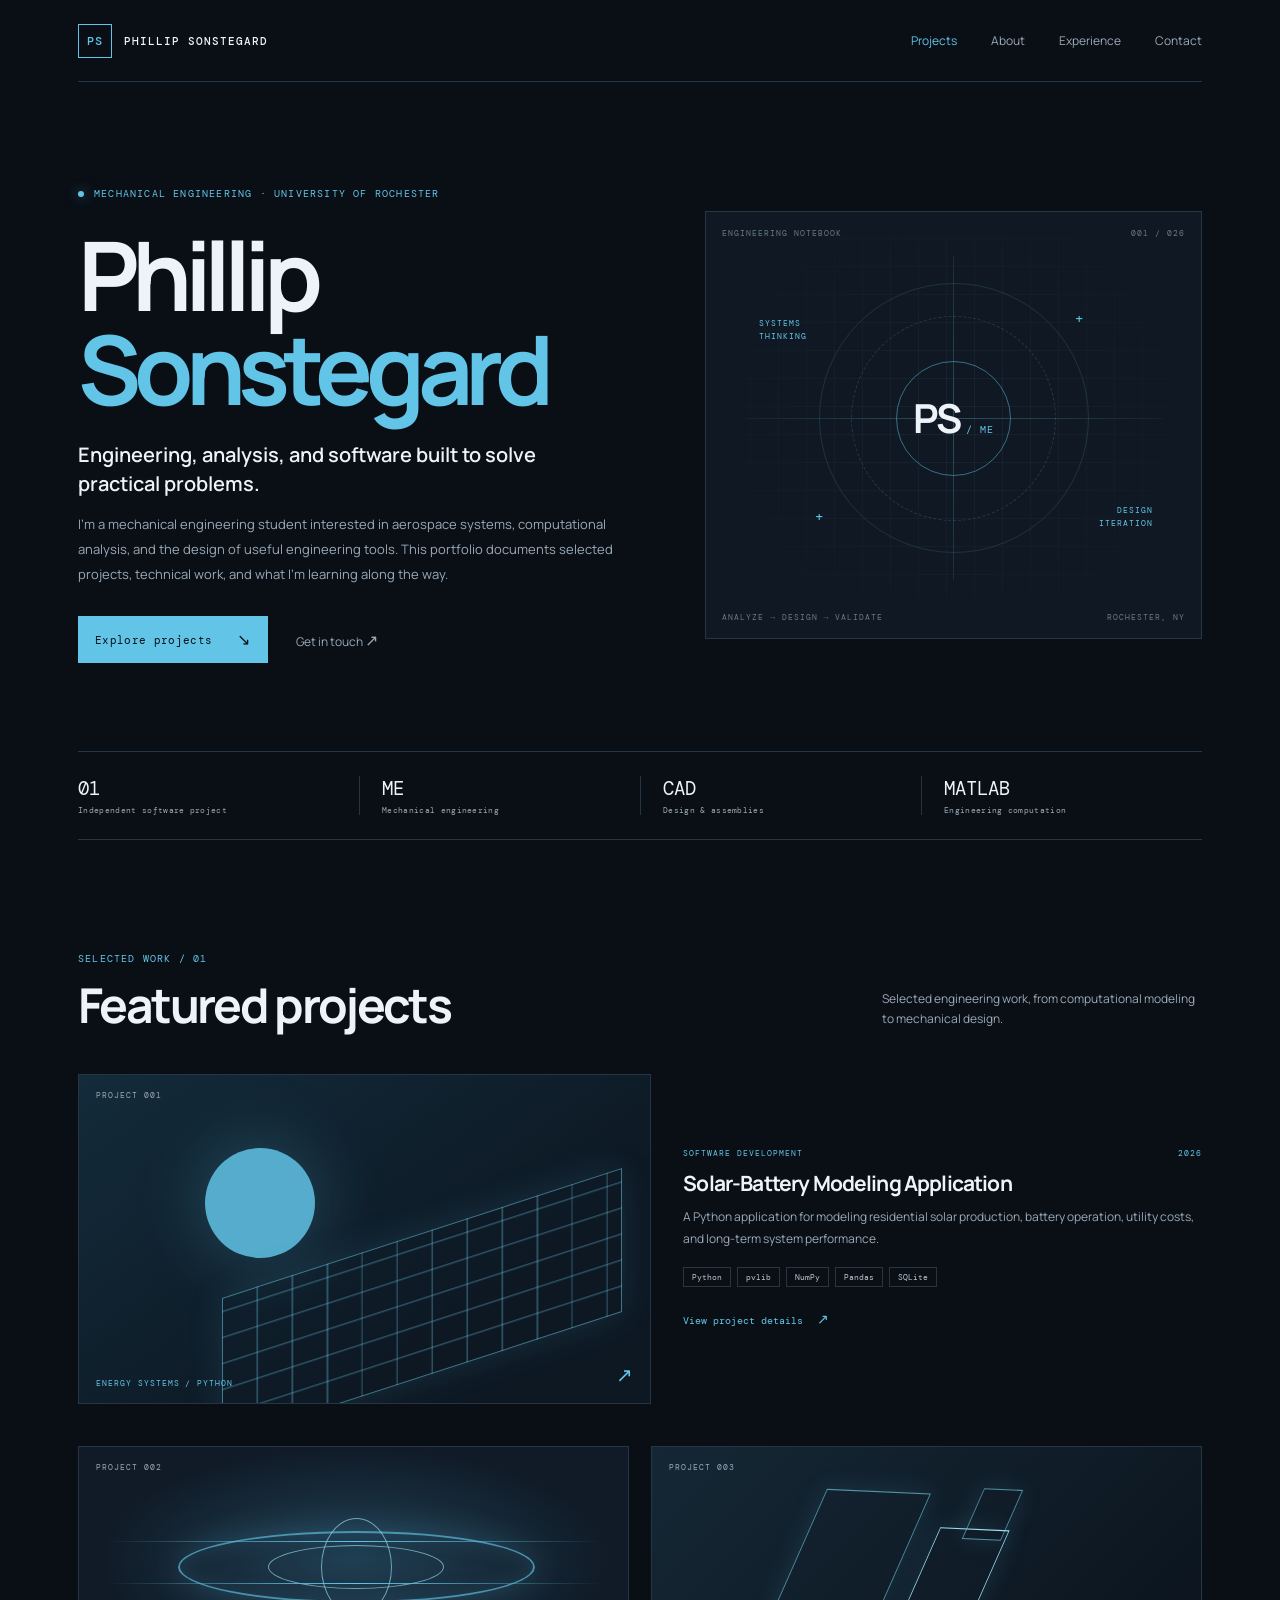
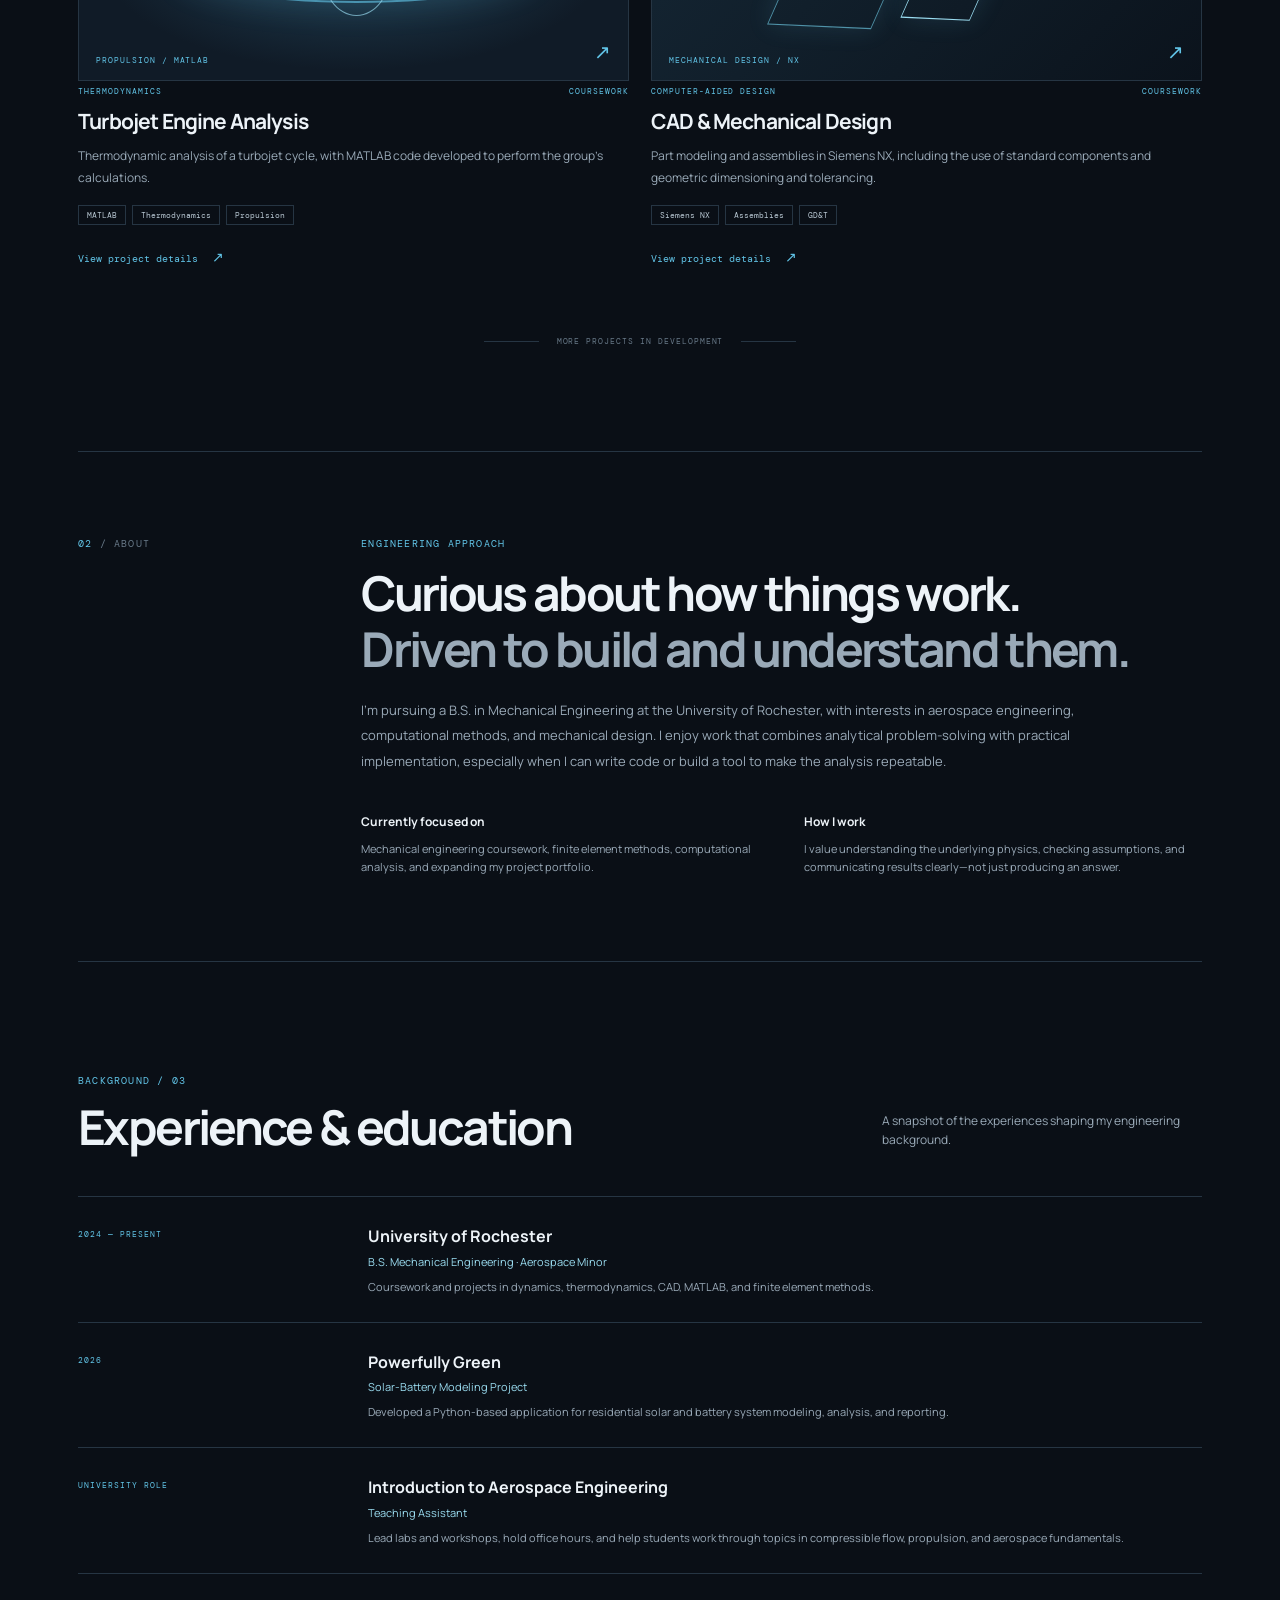
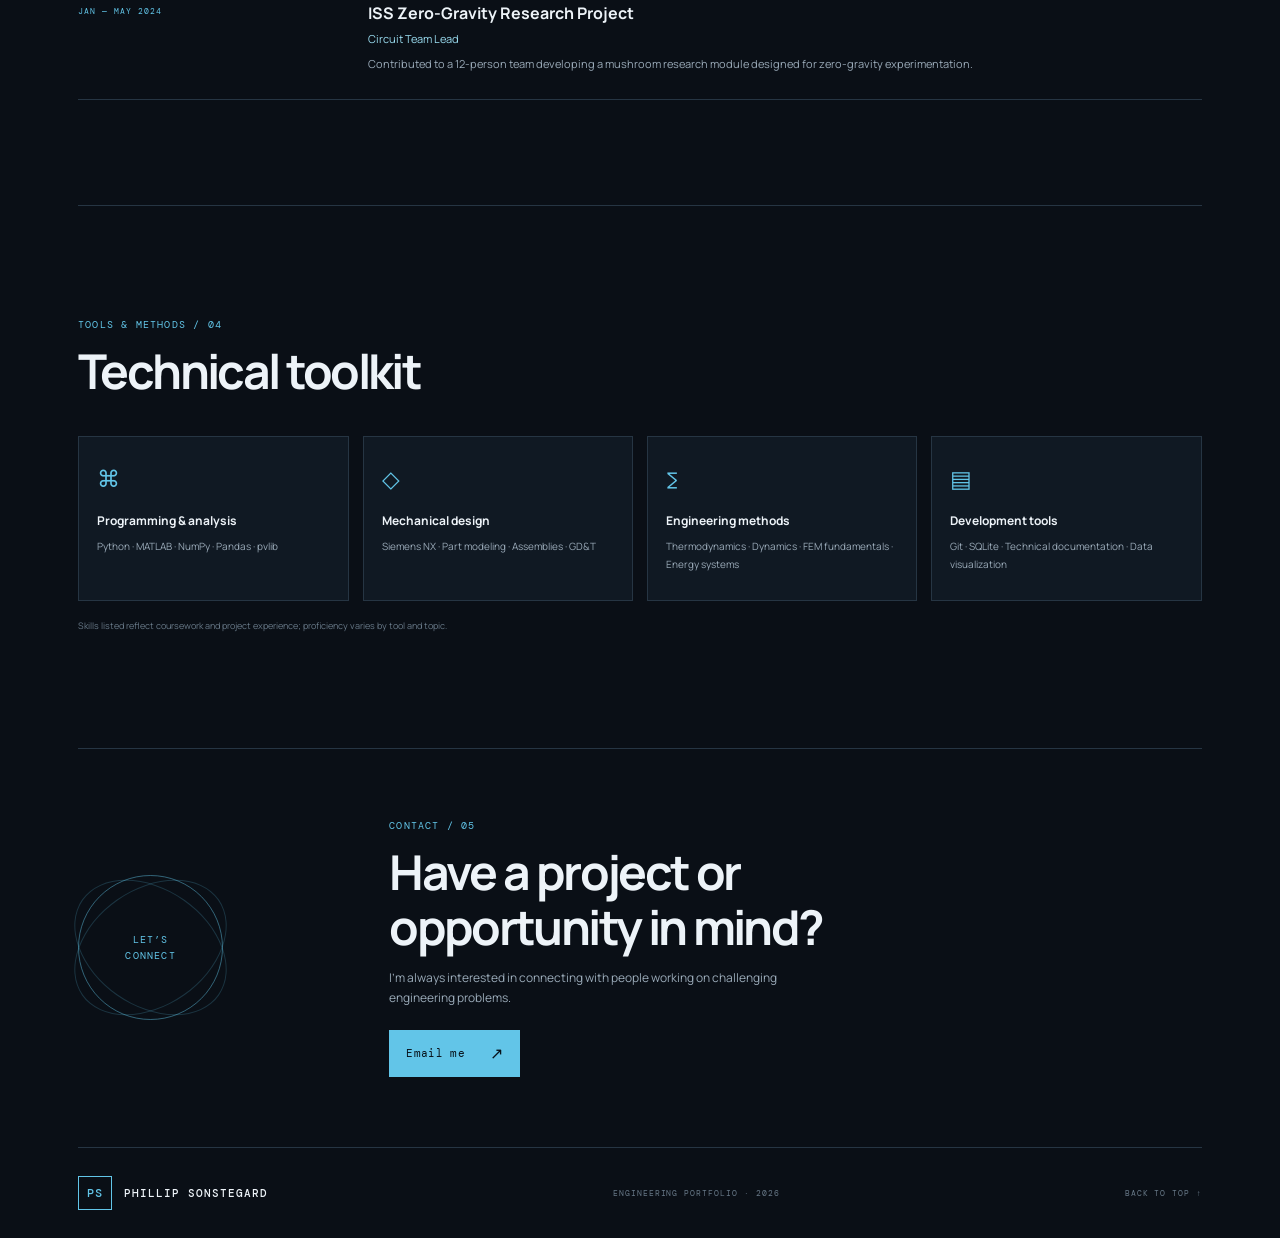
<file: index.html>
<!doctype html>
<html lang="en">
<head>
  <meta charset="utf-8">
  <meta name="viewport" content="width=device-width, initial-scale=1">
  <meta name="description" content="Engineering portfolio of Phillip Sonstegard, mechanical engineering student at the University of Rochester.">
  <title>Phillip Sonstegard | Engineering Portfolio</title>
  <link rel="preconnect" href="https://fonts.googleapis.com">
  <link rel="preconnect" href="https://fonts.gstatic.com" crossorigin>
  <link href="https://fonts.googleapis.com/css2?family=DM+Mono:wght@400;500&family=Manrope:wght@400;500;600;700;800&display=swap" rel="stylesheet">
  <link rel="stylesheet" href="assets/css/styles.css">
</head>
<body>
  <div class="site-shell">
    <header class="topbar">
      <a class="wordmark" href="index.html"><span class="wordmark-mark">PS</span><span>PHILLIP SONSTEGARD</span></a>
      <button class="menu-toggle" aria-label="Toggle navigation" aria-expanded="false">☰</button>
      <nav class="nav-links" aria-label="Main navigation">
        <a class="active" href="#work">Projects</a>
        <a href="#about">About</a>
        <a href="#experience">Experience</a>
        <a href="#contact">Contact</a>
      </nav>
    </header>

    <main>
      <section class="hero section-grid">
        <div class="hero-copy">
          <div class="eyebrow"><span class="status-dot"></span> MECHANICAL ENGINEERING · UNIVERSITY OF ROCHESTER</div>
          <h1>Phillip<br><span>Sonstegard</span></h1>
          <p class="hero-lede">Engineering, analysis, and software built to solve practical problems.</p>
          <p class="hero-body">I’m a mechanical engineering student interested in aerospace systems, computational analysis, and the design of useful engineering tools. This portfolio documents selected projects, technical work, and what I’m learning along the way.</p>
          <div class="hero-actions">
            <a class="button button-primary" href="#work">Explore projects <span>↘</span></a>
            <a class="text-link" href="#contact">Get in touch <span>↗</span></a>
          </div>
        </div>
        <div class="hero-visual" aria-label="Abstract technical illustration">
          <div class="visual-topline"><span>ENGINEERING NOTEBOOK</span><span>001 / 026</span></div>
          <div class="blueprint">
            <div class="blueprint-ring ring-one"></div>
            <div class="blueprint-ring ring-two"></div>
            <div class="blueprint-ring ring-three"></div>
            <div class="blueprint-axis axis-x"></div><div class="blueprint-axis axis-y"></div>
            <div class="blueprint-cross cross-a">+</div><div class="blueprint-cross cross-b">+</div>
            <div class="blueprint-label label-a">SYSTEMS<br>THINKING</div>
            <div class="blueprint-label label-b">DESIGN<br>ITERATION</div>
            <div class="blueprint-center">PS<span> / ME</span></div>
          </div>
          <div class="visual-bottomline"><span>ANALYZE → DESIGN → VALIDATE</span><span>ROCHESTER, NY</span></div>
        </div>
      </section>

      <section class="metrics-strip">
        <div><span class="metric-value">01</span><span class="metric-label">Independent software project</span></div>
        <div><span class="metric-value">ME</span><span class="metric-label">Mechanical engineering</span></div>
        <div><span class="metric-value">CAD</span><span class="metric-label">Design &amp; assemblies</span></div>
        <div><span class="metric-value">MATLAB</span><span class="metric-label">Engineering computation</span></div>
      </section>

      <section class="content-section" id="work">
        <div class="section-heading">
          <div><div class="eyebrow">SELECTED WORK / 01</div><h2>Featured projects</h2></div>
          <p>Selected engineering work, from computational modeling to mechanical design.</p>
        </div>
        <div class="project-grid">
          <article class="project-card project-featured">
            <a class="project-image solar-art" href="projects/solar-battery-model.html" aria-label="View solar battery modeling project">
              <div class="solar-sun"></div><div class="solar-grid"></div>
              <span class="image-index">PROJECT 001</span><span class="image-caption">ENERGY SYSTEMS / PYTHON</span>
              <span class="image-arrow">↗</span>
            </a>
            <div class="project-info">
              <div class="project-meta"><span>SOFTWARE DEVELOPMENT</span><span>2026</span></div>
              <h3><a href="projects/solar-battery-model.html">Solar-Battery Modeling Application</a></h3>
              <p>A Python application for modeling residential solar production, battery operation, utility costs, and long-term system performance.</p>
              <div class="tag-row"><span>Python</span><span>pvlib</span><span>NumPy</span><span>Pandas</span><span>SQLite</span></div>
              <a class="card-link" href="projects/solar-battery-model.html">View project details <span>↗</span></a>
            </div>
          </article>

          <article class="project-card">
            <a class="project-image turbo-art" href="projects/turbojet-analysis.html" aria-label="View turbojet analysis project">
              <div class="engine-core"></div><div class="engine-flow flow-one"></div><div class="engine-flow flow-two"></div>
              <span class="image-index">PROJECT 002</span><span class="image-caption">PROPULSION / MATLAB</span>
              <span class="image-arrow">↗</span>
            </a>
            <div class="project-info">
              <div class="project-meta"><span>THERMODYNAMICS</span><span>COURSEWORK</span></div>
              <h3><a href="projects/turbojet-analysis.html">Turbojet Engine Analysis</a></h3>
              <p>Thermodynamic analysis of a turbojet cycle, with MATLAB code developed to perform the group’s calculations.</p>
              <div class="tag-row"><span>MATLAB</span><span>Thermodynamics</span><span>Propulsion</span></div>
              <a class="card-link" href="projects/turbojet-analysis.html">View project details <span>↗</span></a>
            </div>
          </article>

          <article class="project-card">
            <a class="project-image cad-art" href="projects/cad-design.html" aria-label="View CAD design work">
              <div class="cad-shape shape-one"></div><div class="cad-shape shape-two"></div><div class="cad-shape shape-three"></div>
              <span class="image-index">PROJECT 003</span><span class="image-caption">MECHANICAL DESIGN / NX</span>
              <span class="image-arrow">↗</span>
            </a>
            <div class="project-info">
              <div class="project-meta"><span>COMPUTER-AIDED DESIGN</span><span>COURSEWORK</span></div>
              <h3><a href="projects/cad-design.html">CAD &amp; Mechanical Design</a></h3>
              <p>Part modeling and assemblies in Siemens NX, including the use of standard components and geometric dimensioning and tolerancing.</p>
              <div class="tag-row"><span>Siemens NX</span><span>Assemblies</span><span>GD&amp;T</span></div>
              <a class="card-link" href="projects/cad-design.html">View project details <span>↗</span></a>
            </div>
          </article>
        </div>
        <div class="coming-soon"><span class="coming-line"></span><span>MORE PROJECTS IN DEVELOPMENT</span><span class="coming-line"></span></div>
      </section>

      <section class="about-section" id="about">
        <div class="about-number">02 <span>/ ABOUT</span></div>
        <div class="about-main">
          <div class="eyebrow">ENGINEERING APPROACH</div>
          <h2>Curious about how things work.<br><span>Driven to build and understand them.</span></h2>
          <p>I’m pursuing a B.S. in Mechanical Engineering at the University of Rochester, with interests in aerospace engineering, computational methods, and mechanical design. I enjoy work that combines analytical problem-solving with practical implementation, especially when I can write code or build a tool to make the analysis repeatable.</p>
          <div class="about-columns">
            <div><h4>Currently focused on</h4><p>Mechanical engineering coursework, finite element methods, computational analysis, and expanding my project portfolio.</p></div>
            <div><h4>How I work</h4><p>I value understanding the underlying physics, checking assumptions, and communicating results clearly—not just producing an answer.</p></div>
          </div>
        </div>
      </section>

      <section class="experience-section" id="experience">
        <div class="section-heading">
          <div><div class="eyebrow">BACKGROUND / 03</div><h2>Experience &amp; education</h2></div>
          <p>A snapshot of the experiences shaping my engineering background.</p>
        </div>
        <div class="timeline">
          <div class="timeline-item"><div class="timeline-date">2024 — PRESENT</div><div><h3>University of Rochester</h3><p class="timeline-role">B.S. Mechanical Engineering · Aerospace Minor</p><p>Coursework and projects in dynamics, thermodynamics, CAD, MATLAB, and finite element methods.</p></div></div>
          <div class="timeline-item"><div class="timeline-date">2026</div><div><h3>Powerfully Green</h3><p class="timeline-role">Solar-Battery Modeling Project</p><p>Developed a Python-based application for residential solar and battery system modeling, analysis, and reporting.</p></div></div>
          <div class="timeline-item"><div class="timeline-date">UNIVERSITY ROLE</div><div><h3>Introduction to Aerospace Engineering</h3><p class="timeline-role">Teaching Assistant</p><p>Lead labs and workshops, hold office hours, and help students work through topics in compressible flow, propulsion, and aerospace fundamentals.</p></div></div>
          <div class="timeline-item"><div class="timeline-date">JAN — MAY 2024</div><div><h3>ISS Zero-Gravity Research Project</h3><p class="timeline-role">Circuit Team Lead</p><p>Contributed to a 12-person team developing a mushroom research module designed for zero-gravity experimentation.</p></div></div>
        </div>
      </section>

      <section class="skills-section">
        <div class="eyebrow">TOOLS &amp; METHODS / 04</div><h2>Technical toolkit</h2>
        <div class="skills-grid">
          <div><span class="skill-icon">⌘</span><h3>Programming &amp; analysis</h3><p>Python · MATLAB · NumPy · Pandas · pvlib</p></div>
          <div><span class="skill-icon">◇</span><h3>Mechanical design</h3><p>Siemens NX · Part modeling · Assemblies · GD&amp;T</p></div>
          <div><span class="skill-icon">∑</span><h3>Engineering methods</h3><p>Thermodynamics · Dynamics · FEM fundamentals · Energy systems</p></div>
          <div><span class="skill-icon">▤</span><h3>Development tools</h3><p>Git · SQLite · Technical documentation · Data visualization</p></div>
        </div>
        <p class="skills-note">Skills listed reflect coursework and project experience; proficiency varies by tool and topic.</p>
      </section>

      <section class="contact-section" id="contact">
        <div class="contact-orbit"><span>LET’S<br>CONNECT</span></div>
        <div><div class="eyebrow">CONTACT / 05</div><h2>Have a project or opportunity in mind?</h2><p>I’m always interested in connecting with people working on challenging engineering problems.</p><a class="button button-primary" href="mailto:pipsonstegard@gmail.com">Email me <span>↗</span></a></div>
      </section>
    </main>

    <footer class="footer"><a class="wordmark" href="#"><span class="wordmark-mark">PS</span><span>PHILLIP SONSTEGARD</span></a><span>ENGINEERING PORTFOLIO · 2026</span><a href="#top">BACK TO TOP ↑</a></footer>
  </div>
  <script src="assets/js/main.js"></script>
</body>
</html>
</file>
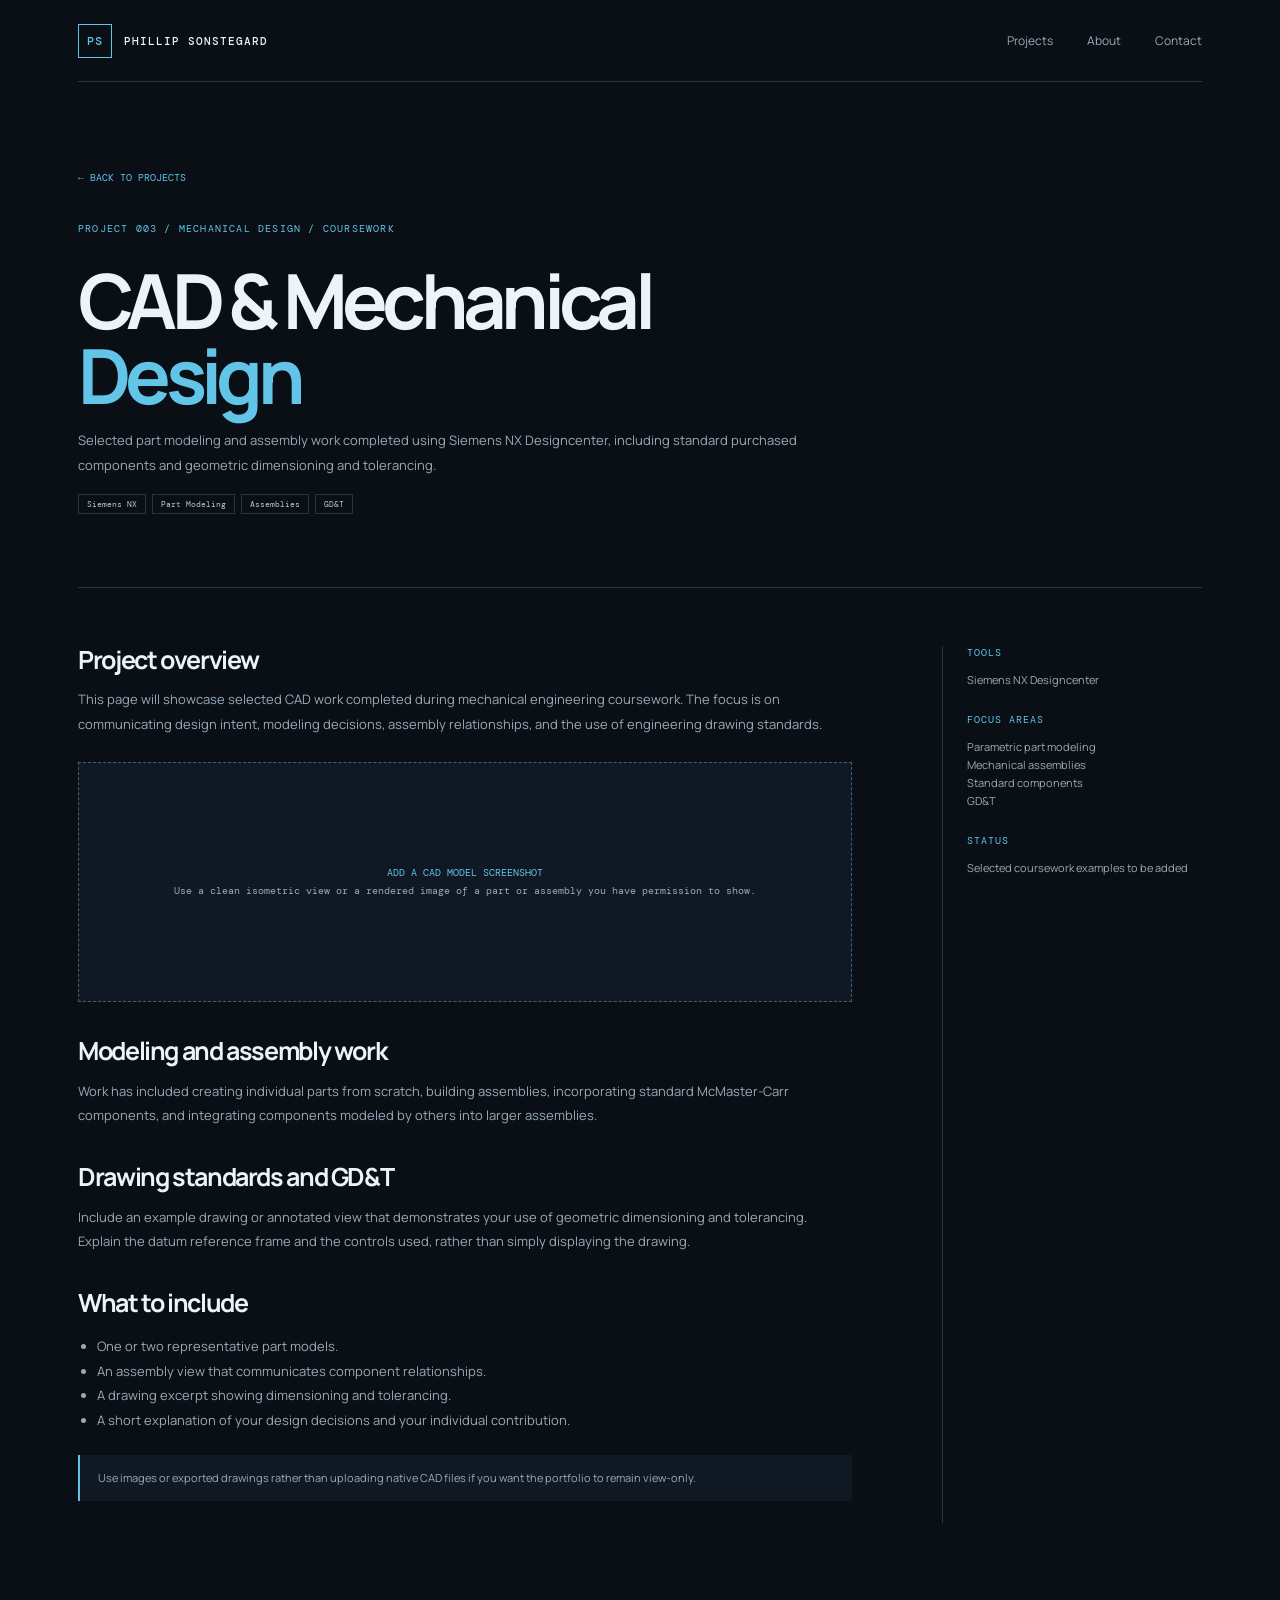
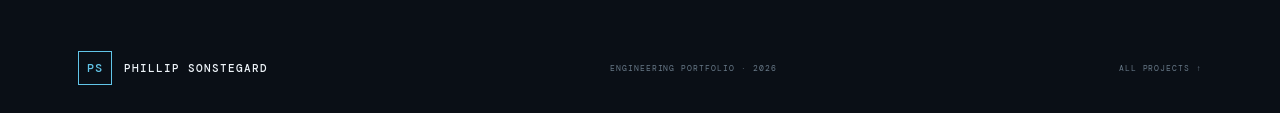
<file: projects/cad-design.html>
<!doctype html>
<html lang="en"><head><meta charset="utf-8"><meta name="viewport" content="width=device-width, initial-scale=1">
<meta name="description" content="Engineering project by Phillip Sonstegard.">
<title>CAD and Mechanical Design | Phillip Sonstegard</title>
<link rel="preconnect" href="https://fonts.googleapis.com"><link rel="preconnect" href="https://fonts.gstatic.com" crossorigin>
<link href="https://fonts.googleapis.com/css2?family=DM+Mono:wght@400;500&family=Manrope:wght@400;500;600;700;800&display=swap" rel="stylesheet">
<link rel="stylesheet" href="../assets/css/styles.css"></head><body><div class="site-shell">
<header class="topbar"><a class="wordmark" href="../index.html"><span class="wordmark-mark">PS</span><span>PHILLIP SONSTEGARD</span></a>
<nav class="nav-links" aria-label="Main navigation"><a href="../index.html#work">Projects</a><a href="../index.html#about">About</a><a href="../index.html#contact">Contact</a></nav></header>

<main><section class="project-page-hero"><a class="back-link" href="../index.html#work">← BACK TO PROJECTS</a>
<div class="eyebrow" style="margin-top:34px">PROJECT 003 / MECHANICAL DESIGN / COURSEWORK</div>
<h1>CAD &amp; Mechanical<br><span>Design</span></h1>
<p class="hero-body">Selected part modeling and assembly work completed using Siemens NX Designcenter, including standard purchased components and geometric dimensioning and tolerancing.</p>
<div class="tag-row"><span>Siemens NX</span><span>Part Modeling</span><span>Assemblies</span><span>GD&amp;T</span></div></section>
<section class="project-detail-layout"><div class="detail-content">
<h2>Project overview</h2><p>This page will showcase selected CAD work completed during mechanical engineering coursework. The focus is on communicating design intent, modeling decisions, assembly relationships, and the use of engineering drawing standards.</p>
<div class="placeholder-visual"><div><strong>ADD A CAD MODEL SCREENSHOT</strong>Use a clean isometric view or a rendered image of a part or assembly you have permission to show.</div></div>
<h2>Modeling and assembly work</h2><p>Work has included creating individual parts from scratch, building assemblies, incorporating standard McMaster-Carr components, and integrating components modeled by others into larger assemblies.</p>
<h2>Drawing standards and GD&amp;T</h2><p>Include an example drawing or annotated view that demonstrates your use of geometric dimensioning and tolerancing. Explain the datum reference frame and the controls used, rather than simply displaying the drawing.</p>
<h2>What to include</h2><ul><li>One or two representative part models.</li><li>An assembly view that communicates component relationships.</li><li>A drawing excerpt showing dimensioning and tolerancing.</li><li>A short explanation of your design decisions and your individual contribution.</li></ul>
<div class="note-box">Use images or exported drawings rather than uploading native CAD files if you want the portfolio to remain view-only.</div>
</div><aside class="detail-aside"><h3>TOOLS</h3><p>Siemens NX Designcenter</p><h3>FOCUS AREAS</h3><p>Parametric part modeling<br>Mechanical assemblies<br>Standard components<br>GD&amp;T</p><h3>STATUS</h3><p>Selected coursework examples to be added</p></aside></section></main>
<footer class="footer"><a class="wordmark" href="../index.html"><span class="wordmark-mark">PS</span><span>PHILLIP SONSTEGARD</span></a><span>ENGINEERING PORTFOLIO · 2026</span><a href="../index.html#work">ALL PROJECTS ↑</a></footer></div></body></html>
</file>
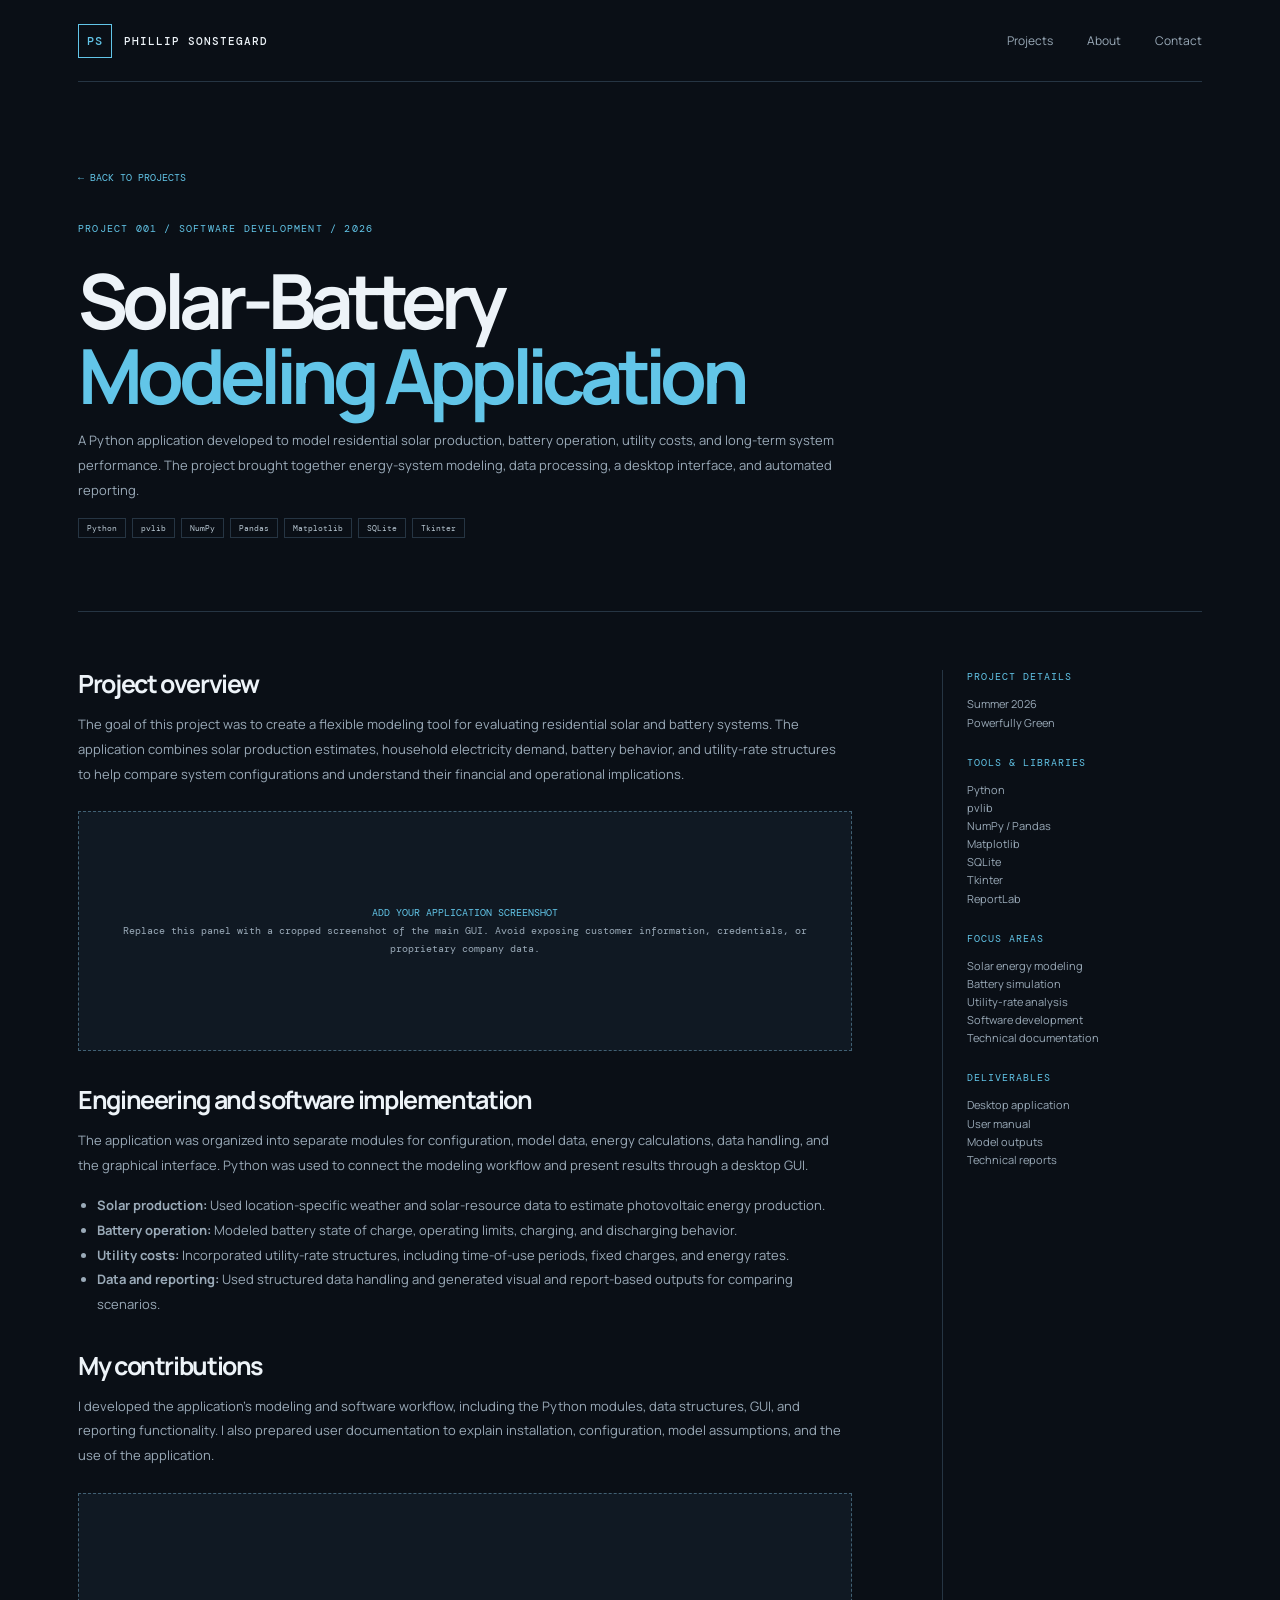
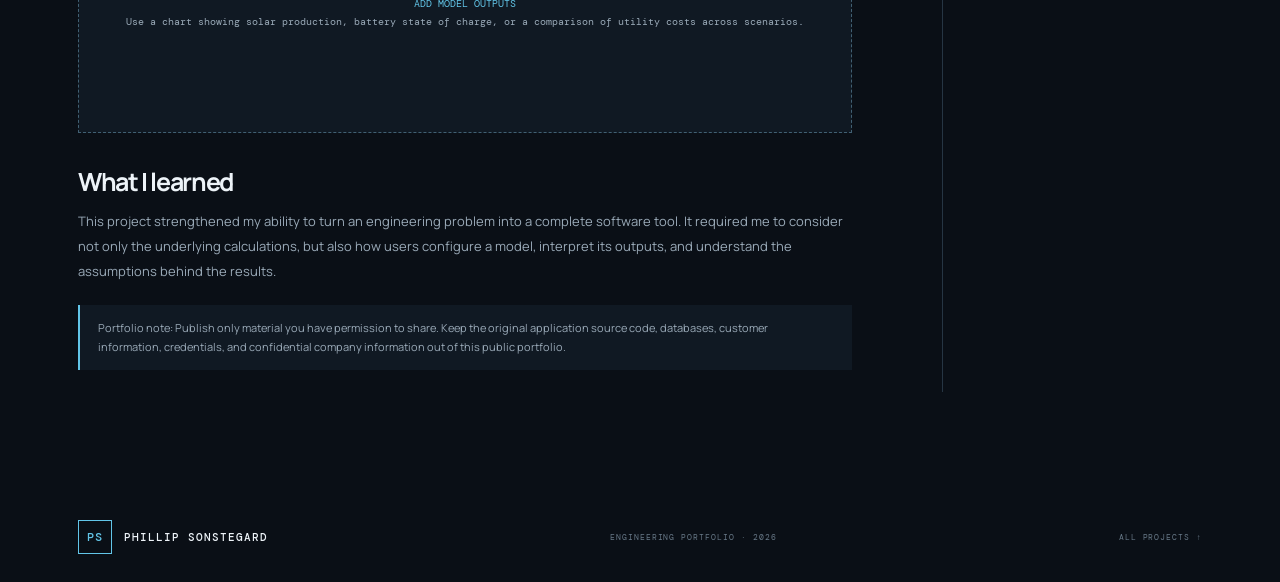
<file: projects/solar-battery-model.html>
<!doctype html>
<html lang="en"><head><meta charset="utf-8"><meta name="viewport" content="width=device-width, initial-scale=1">
<meta name="description" content="Engineering project by Phillip Sonstegard.">
<title>Solar-Battery Modeling | Phillip Sonstegard</title>
<link rel="preconnect" href="https://fonts.googleapis.com"><link rel="preconnect" href="https://fonts.gstatic.com" crossorigin>
<link href="https://fonts.googleapis.com/css2?family=DM+Mono:wght@400;500&family=Manrope:wght@400;500;600;700;800&display=swap" rel="stylesheet">
<link rel="stylesheet" href="../assets/css/styles.css"></head><body><div class="site-shell">
<header class="topbar"><a class="wordmark" href="../index.html"><span class="wordmark-mark">PS</span><span>PHILLIP SONSTEGARD</span></a>
<nav class="nav-links" aria-label="Main navigation"><a href="../index.html#work">Projects</a><a href="../index.html#about">About</a><a href="../index.html#contact">Contact</a></nav></header>

<main>
<section class="project-page-hero">
<a class="back-link" href="../index.html#work">← BACK TO PROJECTS</a>
<div class="eyebrow" style="margin-top:34px">PROJECT 001 / SOFTWARE DEVELOPMENT / 2026</div>
<h1>Solar-Battery<br><span>Modeling Application</span></h1>
<p class="hero-body">A Python application developed to model residential solar production, battery operation, utility costs, and long-term system performance. The project brought together energy-system modeling, data processing, a desktop interface, and automated reporting.</p>
<div class="tag-row"><span>Python</span><span>pvlib</span><span>NumPy</span><span>Pandas</span><span>Matplotlib</span><span>SQLite</span><span>Tkinter</span></div>
</section>
<section class="project-detail-layout">
<div class="detail-content">
<h2>Project overview</h2>
<p>The goal of this project was to create a flexible modeling tool for evaluating residential solar and battery systems. The application combines solar production estimates, household electricity demand, battery behavior, and utility-rate structures to help compare system configurations and understand their financial and operational implications.</p>
<div class="placeholder-visual"><div><strong>ADD YOUR APPLICATION SCREENSHOT</strong>Replace this panel with a cropped screenshot of the main GUI. Avoid exposing customer information, credentials, or proprietary company data.</div></div>
<h2>Engineering and software implementation</h2>
<p>The application was organized into separate modules for configuration, model data, energy calculations, data handling, and the graphical interface. Python was used to connect the modeling workflow and present results through a desktop GUI.</p>
<ul>
<li><strong>Solar production:</strong> Used location-specific weather and solar-resource data to estimate photovoltaic energy production.</li>
<li><strong>Battery operation:</strong> Modeled battery state of charge, operating limits, charging, and discharging behavior.</li>
<li><strong>Utility costs:</strong> Incorporated utility-rate structures, including time-of-use periods, fixed charges, and energy rates.</li>
<li><strong>Data and reporting:</strong> Used structured data handling and generated visual and report-based outputs for comparing scenarios.</li>
</ul>
<h2>My contributions</h2>
<p>I developed the application’s modeling and software workflow, including the Python modules, data structures, GUI, and reporting functionality. I also prepared user documentation to explain installation, configuration, model assumptions, and the use of the application.</p>
<div class="placeholder-visual"><div><strong>ADD MODEL OUTPUTS</strong>Use a chart showing solar production, battery state of charge, or a comparison of utility costs across scenarios.</div></div>
<h2>What I learned</h2>
<p>This project strengthened my ability to turn an engineering problem into a complete software tool. It required me to consider not only the underlying calculations, but also how users configure a model, interpret its outputs, and understand the assumptions behind the results.</p>
<div class="note-box">Portfolio note: Publish only material you have permission to share. Keep the original application source code, databases, customer information, credentials, and confidential company information out of this public portfolio.</div>
</div>
<aside class="detail-aside">
<h3>PROJECT DETAILS</h3><p>Summer 2026<br>Powerfully Green</p>
<h3>TOOLS &amp; LIBRARIES</h3><p>Python<br>pvlib<br>NumPy / Pandas<br>Matplotlib<br>SQLite<br>Tkinter<br>ReportLab</p>
<h3>FOCUS AREAS</h3><p>Solar energy modeling<br>Battery simulation<br>Utility-rate analysis<br>Software development<br>Technical documentation</p>
<h3>DELIVERABLES</h3><p>Desktop application<br>User manual<br>Model outputs<br>Technical reports</p>
</aside>
</section></main>
<footer class="footer"><a class="wordmark" href="../index.html"><span class="wordmark-mark">PS</span><span>PHILLIP SONSTEGARD</span></a><span>ENGINEERING PORTFOLIO · 2026</span><a href="../index.html#work">ALL PROJECTS ↑</a></footer></div></body></html>
</file>
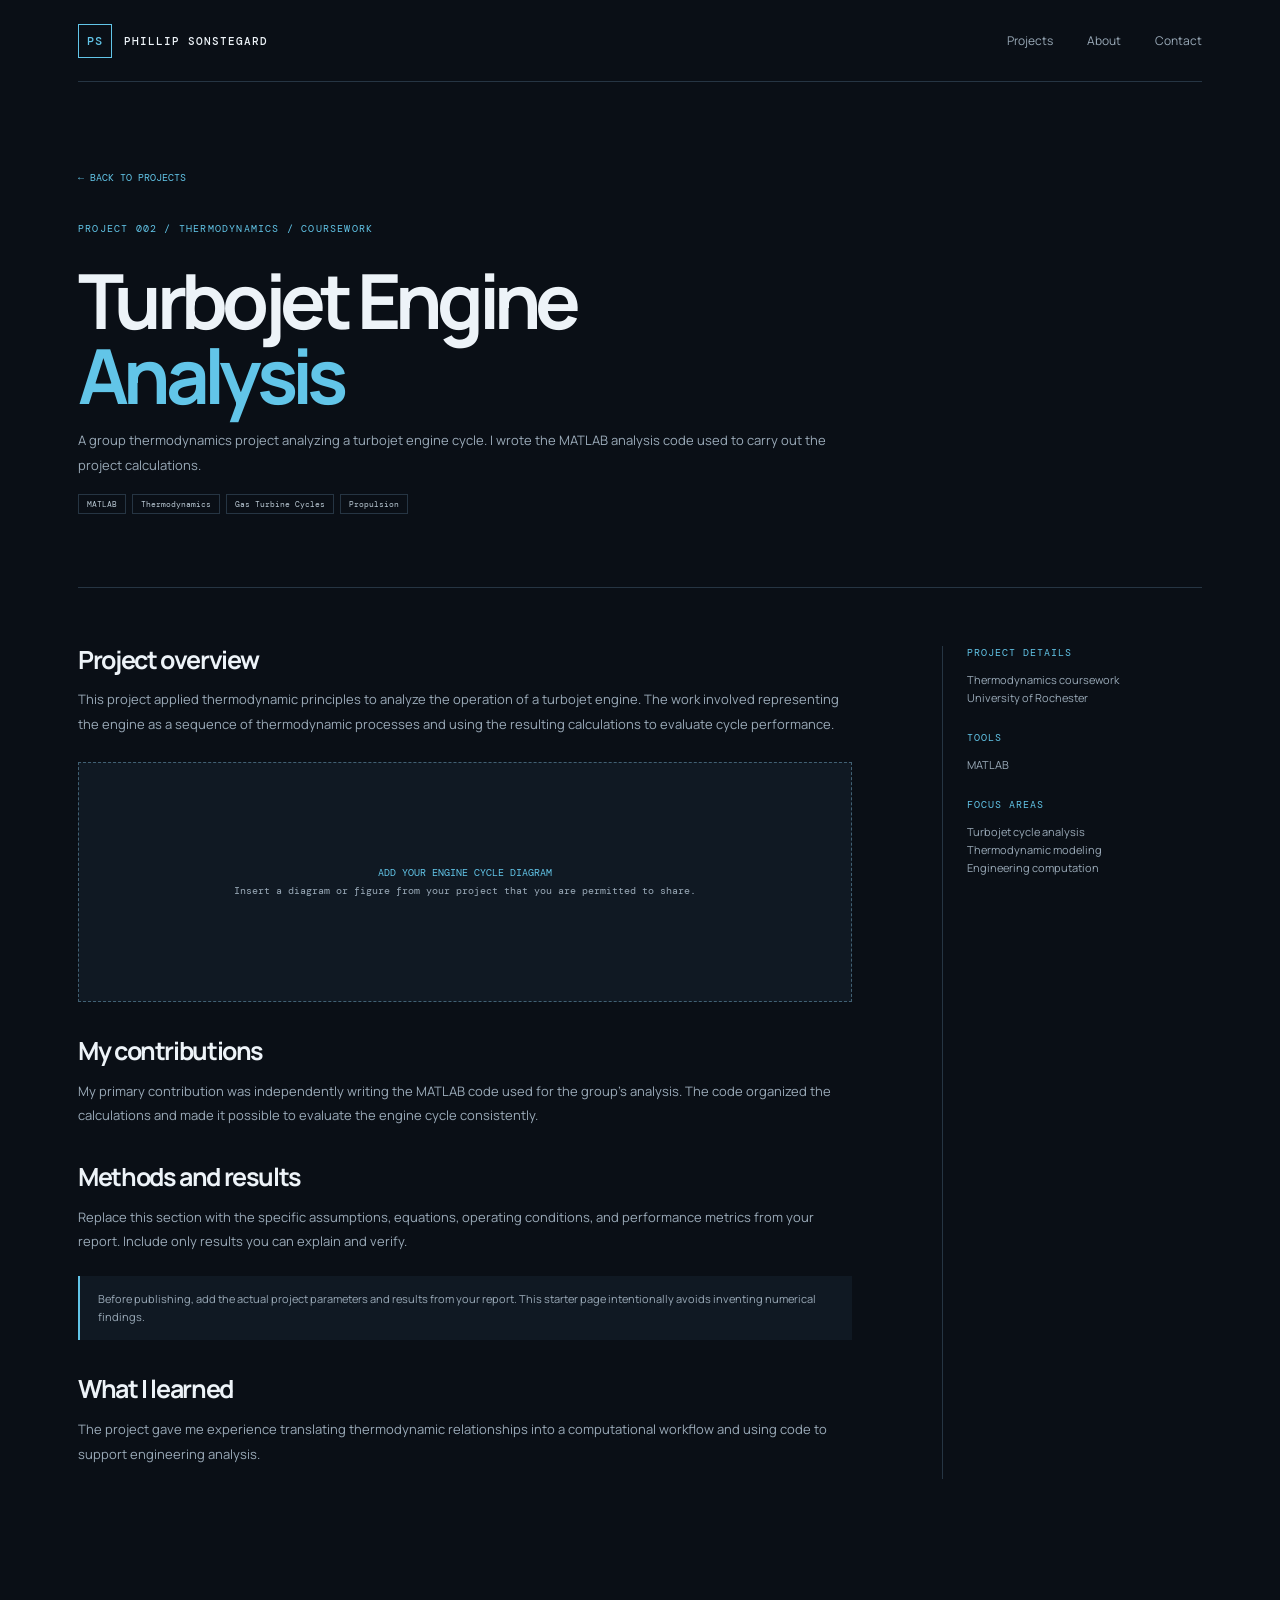
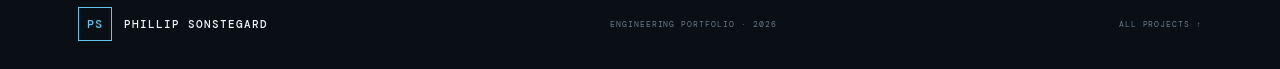
<file: projects/turbojet-analysis.html>
<!doctype html>
<html lang="en"><head><meta charset="utf-8"><meta name="viewport" content="width=device-width, initial-scale=1">
<meta name="description" content="Engineering project by Phillip Sonstegard.">
<title>Turbojet Engine Analysis | Phillip Sonstegard</title>
<link rel="preconnect" href="https://fonts.googleapis.com"><link rel="preconnect" href="https://fonts.gstatic.com" crossorigin>
<link href="https://fonts.googleapis.com/css2?family=DM+Mono:wght@400;500&family=Manrope:wght@400;500;600;700;800&display=swap" rel="stylesheet">
<link rel="stylesheet" href="../assets/css/styles.css"></head><body><div class="site-shell">
<header class="topbar"><a class="wordmark" href="../index.html"><span class="wordmark-mark">PS</span><span>PHILLIP SONSTEGARD</span></a>
<nav class="nav-links" aria-label="Main navigation"><a href="../index.html#work">Projects</a><a href="../index.html#about">About</a><a href="../index.html#contact">Contact</a></nav></header>

<main><section class="project-page-hero"><a class="back-link" href="../index.html#work">← BACK TO PROJECTS</a>
<div class="eyebrow" style="margin-top:34px">PROJECT 002 / THERMODYNAMICS / COURSEWORK</div>
<h1>Turbojet Engine<br><span>Analysis</span></h1>
<p class="hero-body">A group thermodynamics project analyzing a turbojet engine cycle. I wrote the MATLAB analysis code used to carry out the project calculations.</p>
<div class="tag-row"><span>MATLAB</span><span>Thermodynamics</span><span>Gas Turbine Cycles</span><span>Propulsion</span></div></section>
<section class="project-detail-layout"><div class="detail-content">
<h2>Project overview</h2><p>This project applied thermodynamic principles to analyze the operation of a turbojet engine. The work involved representing the engine as a sequence of thermodynamic processes and using the resulting calculations to evaluate cycle performance.</p>
<div class="placeholder-visual"><div><strong>ADD YOUR ENGINE CYCLE DIAGRAM</strong>Insert a diagram or figure from your project that you are permitted to share.</div></div>
<h2>My contributions</h2><p>My primary contribution was independently writing the MATLAB code used for the group's analysis. The code organized the calculations and made it possible to evaluate the engine cycle consistently.</p>
<h2>Methods and results</h2><p>Replace this section with the specific assumptions, equations, operating conditions, and performance metrics from your report. Include only results you can explain and verify.</p>
<div class="note-box">Before publishing, add the actual project parameters and results from your report. This starter page intentionally avoids inventing numerical findings.</div>
<h2>What I learned</h2><p>The project gave me experience translating thermodynamic relationships into a computational workflow and using code to support engineering analysis.</p>
</div><aside class="detail-aside"><h3>PROJECT DETAILS</h3><p>Thermodynamics coursework<br>University of Rochester</p><h3>TOOLS</h3><p>MATLAB</p><h3>FOCUS AREAS</h3><p>Turbojet cycle analysis<br>Thermodynamic modeling<br>Engineering computation</p></aside></section></main>
<footer class="footer"><a class="wordmark" href="../index.html"><span class="wordmark-mark">PS</span><span>PHILLIP SONSTEGARD</span></a><span>ENGINEERING PORTFOLIO · 2026</span><a href="../index.html#work">ALL PROJECTS ↑</a></footer></div></body></html>
</file>
<file: assets/css/styles.css>
/* Phillip Sonstegard — engineering portfolio
   Dark technical theme. Edit CSS variables below to customize the visual system. */
:root {
  --bg: #0a0f16; --panel: #101923; --panel-2: #131f2b; --line: #263543;
  --text: #edf3f8; --muted: #9aaab8; --dim: #687988; --accent: #62c5e8;
  --accent-2: #9adcf0; --mono: "DM Mono", monospace; --sans: "Manrope", sans-serif;
}
* { box-sizing: border-box; }
html { scroll-behavior: smooth; scroll-padding-top: 90px; }
body { margin: 0; background: var(--bg); color: var(--text); font-family: var(--sans); line-height: 1.65; }
a { color: inherit; text-decoration: none; }
.site-shell { max-width: 1440px; margin: auto; padding: 0 6.1%; overflow: hidden; }
.topbar { height: 82px; display: flex; align-items: center; justify-content: space-between; border-bottom: 1px solid var(--line); }
.wordmark { display: inline-flex; align-items: center; gap: 12px; font: 500 11px var(--mono); letter-spacing: .09em; }
.wordmark-mark { display: grid; place-items: center; width: 34px; height: 34px; border: 1px solid var(--accent); color: var(--accent); font: 500 12px var(--mono); }
.nav-links { display: flex; gap: 34px; color: var(--muted); font-size: 12px; }
.nav-links a:hover, .nav-links a.active { color: var(--accent); }
.menu-toggle { display: none; background: none; border: 0; color: var(--text); font-size: 22px; }
.hero { display: grid; grid-template-columns: 1.05fr .95fr; gap: 7%; align-items: center; padding: 105px 0 88px; min-height: 620px; }
.eyebrow, .project-meta, .visual-topline, .visual-bottomline, .image-index, .image-caption, .metric-label, .about-number, .timeline-date, .footer > span, .footer > a:last-child, .coming-soon { font: 10px var(--mono); letter-spacing: .12em; color: var(--muted); }
.eyebrow { display: flex; align-items: center; gap: 10px; color: var(--accent); }
.status-dot { width: 6px; height: 6px; border-radius: 50%; background: var(--accent); box-shadow: 0 0 12px #62c5e888; }
h1 { font-size: clamp(56px, 7.5vw, 104px); line-height: .98; letter-spacing: -.075em; margin: 28px 0 24px; font-weight: 700; }
h1 span { color: var(--accent); }
.hero-lede { font-size: 20px; line-height: 1.45; max-width: 510px; font-weight: 600; margin: 0 0 14px; }
.hero-body { color: var(--muted); max-width: 550px; font-size: 13px; line-height: 1.9; }
.hero-actions { display: flex; align-items: center; gap: 28px; margin-top: 30px; }
.button { display: inline-flex; align-items: center; gap: 25px; padding: 13px 17px; font: 11px var(--mono); letter-spacing: .03em; transition: .2s; }
.button-primary { background: var(--accent); color: #07121a; }
.button-primary:hover { background: var(--accent-2); transform: translateY(-2px); }
.button span, .text-link span { font-size: 16px; }
.text-link { font-size: 12px; color: var(--muted); }.text-link:hover { color: var(--accent); }
.hero-visual { background: var(--panel); border: 1px solid var(--line); padding: 16px; min-width: 0; }
.visual-topline, .visual-bottomline { display: flex; justify-content: space-between; font-size: 8px; color: var(--dim); }
.blueprint { height: 360px; position: relative; overflow: hidden; display: grid; place-items: center; background-image: linear-gradient(#25384955 1px, transparent 1px), linear-gradient(90deg, #25384955 1px, transparent 1px); background-size: 28px 28px; }
.blueprint:after { content: ""; position: absolute; inset: 0; background: radial-gradient(circle at center, transparent 5%, var(--panel) 86%); }
.blueprint-ring { position: absolute; border: 1px solid #62c5e84c; border-radius: 50%; aspect-ratio: 1; }
.ring-one { width: 270px; }.ring-two { width: 205px; border-style: dashed; }.ring-three { width: 115px; border-color: #62c5e899; }
.blueprint-axis { position: absolute; background: #62c5e84c; }.axis-x { height: 1px; width: 90%; }.axis-y { width: 1px; height: 90%; }
.blueprint-center { z-index: 1; font-size: 40px; font-weight: 700; letter-spacing: -.08em; color: var(--text); }.blueprint-center span { color: var(--accent); font: 10px var(--mono); letter-spacing: .1em; }
.blueprint-label { position: absolute; z-index: 2; font: 8px/1.6 var(--mono); letter-spacing: .12em; color: var(--accent); }.label-a { top: 22%; left: 8%; }.label-b { bottom: 19%; right: 7%; text-align: right; }
.blueprint-cross { position: absolute; z-index: 2; color: var(--accent); font: 14px var(--mono); }.cross-a { top: 20%; right: 22%; }.cross-b { bottom: 20%; left: 20%; }
.visual-bottomline { padding-top: 14px; }
.metrics-strip { display: grid; grid-template-columns: repeat(4, 1fr); border-top: 1px solid var(--line); border-bottom: 1px solid var(--line); padding: 24px 0; }
.metrics-strip > div { display: flex; flex-direction: column; gap: 4px; padding-left: 22px; border-left: 1px solid var(--line); }.metrics-strip > div:first-child { padding-left: 0; border: 0; }
.metric-value { color: var(--text); font: 19px var(--mono); }.metric-label { font-size: 8px; letter-spacing: .04em; }
.content-section, .experience-section, .skills-section { padding: 112px 0 105px; }
.section-heading { display: flex; justify-content: space-between; align-items: end; gap: 30px; margin-bottom: 42px; }
h2 { font-size: clamp(30px, 4vw, 48px); line-height: 1.15; letter-spacing: -.055em; margin: 12px 0 0; }
.section-heading > p { max-width: 320px; color: var(--muted); font-size: 12px; margin: 0 0 4px; }
.project-grid { display: grid; grid-template-columns: 1fr 1fr; gap: 42px 22px; }
.project-featured { grid-column: span 2; display: grid; grid-template-columns: 1.05fr .95fr; gap: 32px; align-items: center; }
.project-image { min-height: 235px; background: var(--panel); border: 1px solid var(--line); position: relative; overflow: hidden; display: block; }
.project-featured .project-image { min-height: 330px; }
.image-index, .image-caption { position: absolute; z-index: 3; left: 17px; top: 15px; font-size: 8px; }.image-caption { top: auto; bottom: 15px; color: var(--accent); }
.image-arrow { position: absolute; z-index: 3; right: 17px; bottom: 12px; font-size: 20px; color: var(--accent); }
.project-info { padding: 5px 0; }.project-meta { display: flex; justify-content: space-between; font-size: 8px; color: var(--accent); }
.project-info h3 { font-size: 21px; line-height: 1.3; letter-spacing: -.04em; margin: 12px 0 9px; }.project-info h3 a:hover { color: var(--accent); }
.project-info p { color: var(--muted); font-size: 12px; line-height: 1.85; margin: 0 0 16px; }
.tag-row { display: flex; flex-wrap: wrap; gap: 6px; margin: 16px 0 18px; }.tag-row span { border: 1px solid var(--line); padding: 4px 8px; color: #b9c8d3; font: 8px var(--mono); }
.card-link { font: 10px var(--mono); color: var(--accent); }.card-link span { margin-left: 8px; font-size: 14px; }
.solar-art { background: linear-gradient(145deg, #132b3b, #0d1823 70%); }.solar-sun { position: absolute; width: 110px; height: 110px; border-radius: 50%; background: #62c5e8; opacity: .85; top: 22%; left: 22%; box-shadow: 0 0 75px #62c5e855; }
.solar-grid { position: absolute; width: 70%; height: 44%; bottom: 8%; right: 5%; transform: skewY(-18deg); border: 1px solid #6cc9e988; background: repeating-linear-gradient(90deg, transparent 0 33px, #6cc9e855 34px 35px), repeating-linear-gradient(0deg, transparent 0 24px, #6cc9e855 25px 26px); box-shadow: 0 0 35px #62c5e822; }
.turbo-art { background: radial-gradient(ellipse at 50% 48%, #203f53, #101b27 65%); }.engine-core { position: absolute; width: 65%; height: 72px; border: 2px solid #62c5e8aa; border-radius: 50%; left: 18%; top: 36%; box-shadow: 0 0 35px #62c5e833, inset 0 0 22px #62c5e822; }.engine-core:before, .engine-core:after { content: ""; position: absolute; inset: 12px 25%; border: 1px solid #9adcf0aa; border-radius: 50%; }.engine-core:after { inset: -15px 40%; }.engine-flow { position: absolute; width: 90%; height: 1px; left: 5%; background: linear-gradient(90deg, transparent, #62c5e8, transparent); }.flow-one { top: 40%; }.flow-two { top: 58%; }
.cad-art { background: linear-gradient(135deg, #152735, #0b131c); }.cad-shape { position: absolute; border: 1px solid #70cce8aa; transform: skewY(-28deg) rotate(30deg); box-shadow: 0 0 25px #62c5e822; }.shape-one { width: 120px; height: 120px; top: 22%; left: 25%; }.shape-two { width: 80px; height: 80px; top: 37%; left: 48%; border-color: #9adcf0; }.shape-three { width: 45px; height: 45px; top: 19%; left: 58%; }
.coming-soon { display: flex; align-items: center; gap: 18px; justify-content: center; margin-top: 62px; font-size: 8px; color: var(--dim); }.coming-line { width: 55px; height: 1px; background: var(--line); }
.about-section { display: grid; grid-template-columns: .27fr 1fr; gap: 5%; border-top: 1px solid var(--line); border-bottom: 1px solid var(--line); padding: 85px 0; }
.about-number { color: var(--accent); }.about-number span { color: var(--dim); }.about-main h2 { margin: 15px 0 22px; }.about-main h2 span { color: var(--muted); }
.about-main > p { color: var(--muted); max-width: 760px; font-size: 13px; line-height: 1.95; }.about-columns { display: grid; grid-template-columns: 1fr 1fr; gap: 45px; margin-top: 38px; }.about-columns h4 { font-size: 12px; margin: 0 0 8px; }.about-columns p { color: var(--muted); font-size: 11px; margin: 0; }
.timeline { border-top: 1px solid var(--line); }.timeline-item { display: grid; grid-template-columns: .28fr 1fr; gap: 5%; padding: 26px 0; border-bottom: 1px solid var(--line); }.timeline-date { color: var(--accent); padding-top: 6px; font-size: 8px; }.timeline-item h3 { font-size: 16px; margin: 0 0 3px; }.timeline-role { color: var(--accent-2) !important; margin: 0 0 7px !important; }.timeline-item p { color: var(--muted); font-size: 11px; margin: 0; }
.skills-section { border-top: 1px solid var(--line); }.skills-section h2 { margin-bottom: 38px; }.skills-grid { display: grid; grid-template-columns: repeat(4, 1fr); gap: 14px; }.skills-grid > div { background: var(--panel); border: 1px solid var(--line); padding: 23px 18px; min-height: 165px; }.skill-icon { color: var(--accent); font-size: 23px; }.skills-grid h3 { font-size: 12px; margin: 13px 0 6px; }.skills-grid p { font-size: 10px; color: var(--muted); line-height: 1.8; margin: 0; }.skills-note { color: var(--dim); font-size: 9px; margin-top: 18px; }
.contact-section { border-top: 1px solid var(--line); border-bottom: 1px solid var(--line); padding: 70px 0; display: grid; grid-template-columns: .3fr 1fr; gap: 6%; align-items: center; }.contact-section h2 { max-width: 550px; }.contact-section p { color: var(--muted); font-size: 12px; max-width: 440px; margin: 14px 0 22px; }
.contact-orbit { width: 145px; height: 145px; border: 1px solid #62c5e877; border-radius: 50%; display: grid; place-items: center; color: var(--accent); font: 10px/1.6 var(--mono); letter-spacing: .12em; text-align: center; position: relative; }.contact-orbit:before, .contact-orbit:after { content: ""; position: absolute; border: 1px solid #62c5e833; border-radius: 50%; inset: 13px -12px; transform: rotate(35deg); }.contact-orbit:after { transform: rotate(-35deg); }
.footer { min-height: 90px; display: flex; align-items: center; justify-content: space-between; gap: 20px; }.footer > span, .footer > a:last-child { font-size: 8px; color: var(--dim); }.footer > a:last-child:hover { color: var(--accent); }

/* Project detail pages */
.project-page-hero { padding: 80px 0 55px; border-bottom: 1px solid var(--line); }.back-link { font: 10px var(--mono); color: var(--accent); }.project-page-hero h1 { font-size: clamp(42px, 6vw, 76px); max-width: 900px; margin: 28px 0 16px; }.project-page-hero .hero-body { max-width: 760px; }
.project-detail-layout { display: grid; grid-template-columns: 1fr 260px; gap: 8%; padding: 58px 0 100px; }.detail-content h2 { font-size: 25px; margin: 35px 0 12px; }.detail-content h2:first-child { margin-top: 0; }.detail-content p, .detail-content li { color: var(--muted); font-size: 13px; line-height: 1.9; }.detail-content ul { padding-left: 19px; }.detail-aside { border-left: 1px solid var(--line); padding-left: 24px; }.detail-aside h3 { font: 10px var(--mono); color: var(--accent); letter-spacing: .1em; margin: 0 0 12px; }.detail-aside p { font-size: 11px; color: var(--muted); margin: 0 0 24px; }.placeholder-visual { min-height: 240px; border: 1px dashed #416073; background: var(--panel); display: grid; place-items: center; text-align: center; padding: 25px; color: var(--muted); font: 10px/1.8 var(--mono); margin: 25px 0; }.placeholder-visual strong { color: var(--accent); display: block; font-weight: 400; }
.note-box { border-left: 2px solid var(--accent); background: var(--panel); padding: 14px 18px; margin: 22px 0; color: var(--muted); font-size: 11px; }
@media (max-width: 800px) {
  .site-shell { padding: 0 5%; }.hero { grid-template-columns: 1fr; padding: 75px 0 60px; gap: 42px; }.hero-visual { max-width: 600px; width: 100%; }.blueprint { height: 300px; }
  .project-featured { grid-template-columns: 1fr; gap: 18px; }.project-featured .project-image { min-height: 260px; }.section-heading { align-items: start; flex-direction: column; gap: 12px; }.about-section { grid-template-columns: 1fr; gap: 30px; }.skills-grid { grid-template-columns: 1fr 1fr; }.contact-section { grid-template-columns: 150px 1fr; }.project-detail-layout { grid-template-columns: 1fr; }.detail-aside { border-left: 0; border-top: 1px solid var(--line); padding: 25px 0 0; }
}
@media (max-width: 560px) {
  .topbar { height: 70px; }.wordmark { font-size: 9px; }.menu-toggle { display: block; }.nav-links { display: none; position: absolute; z-index: 10; top: 70px; left: 0; right: 0; padding: 22px 6%; background: #101923; border-bottom: 1px solid var(--line); flex-direction: column; gap: 18px; }.nav-links.open { display: flex; }
  h1 { font-size: 61px; }.hero-lede { font-size: 17px; }.metrics-strip { grid-template-columns: 1fr 1fr; gap: 18px 0; }.metrics-strip > div:nth-child(3) { padding-left: 0; border-left: 0; }.project-grid { grid-template-columns: 1fr; }.project-featured { grid-column: auto; }.project-image { min-height: 210px; }.about-columns { grid-template-columns: 1fr; gap: 20px; }.timeline-item { grid-template-columns: 1fr; gap: 8px; }.skills-grid { grid-template-columns: 1fr 1fr; gap: 8px; }.skills-grid > div { padding: 16px 13px; }.contact-section { grid-template-columns: 1fr; gap: 30px; }.contact-orbit { width: 110px; height: 110px; }.footer { flex-wrap: wrap; padding: 22px 0; }.footer > span { order: 3; width: 100%; }.blueprint { height: 260px; }
}
</file>
